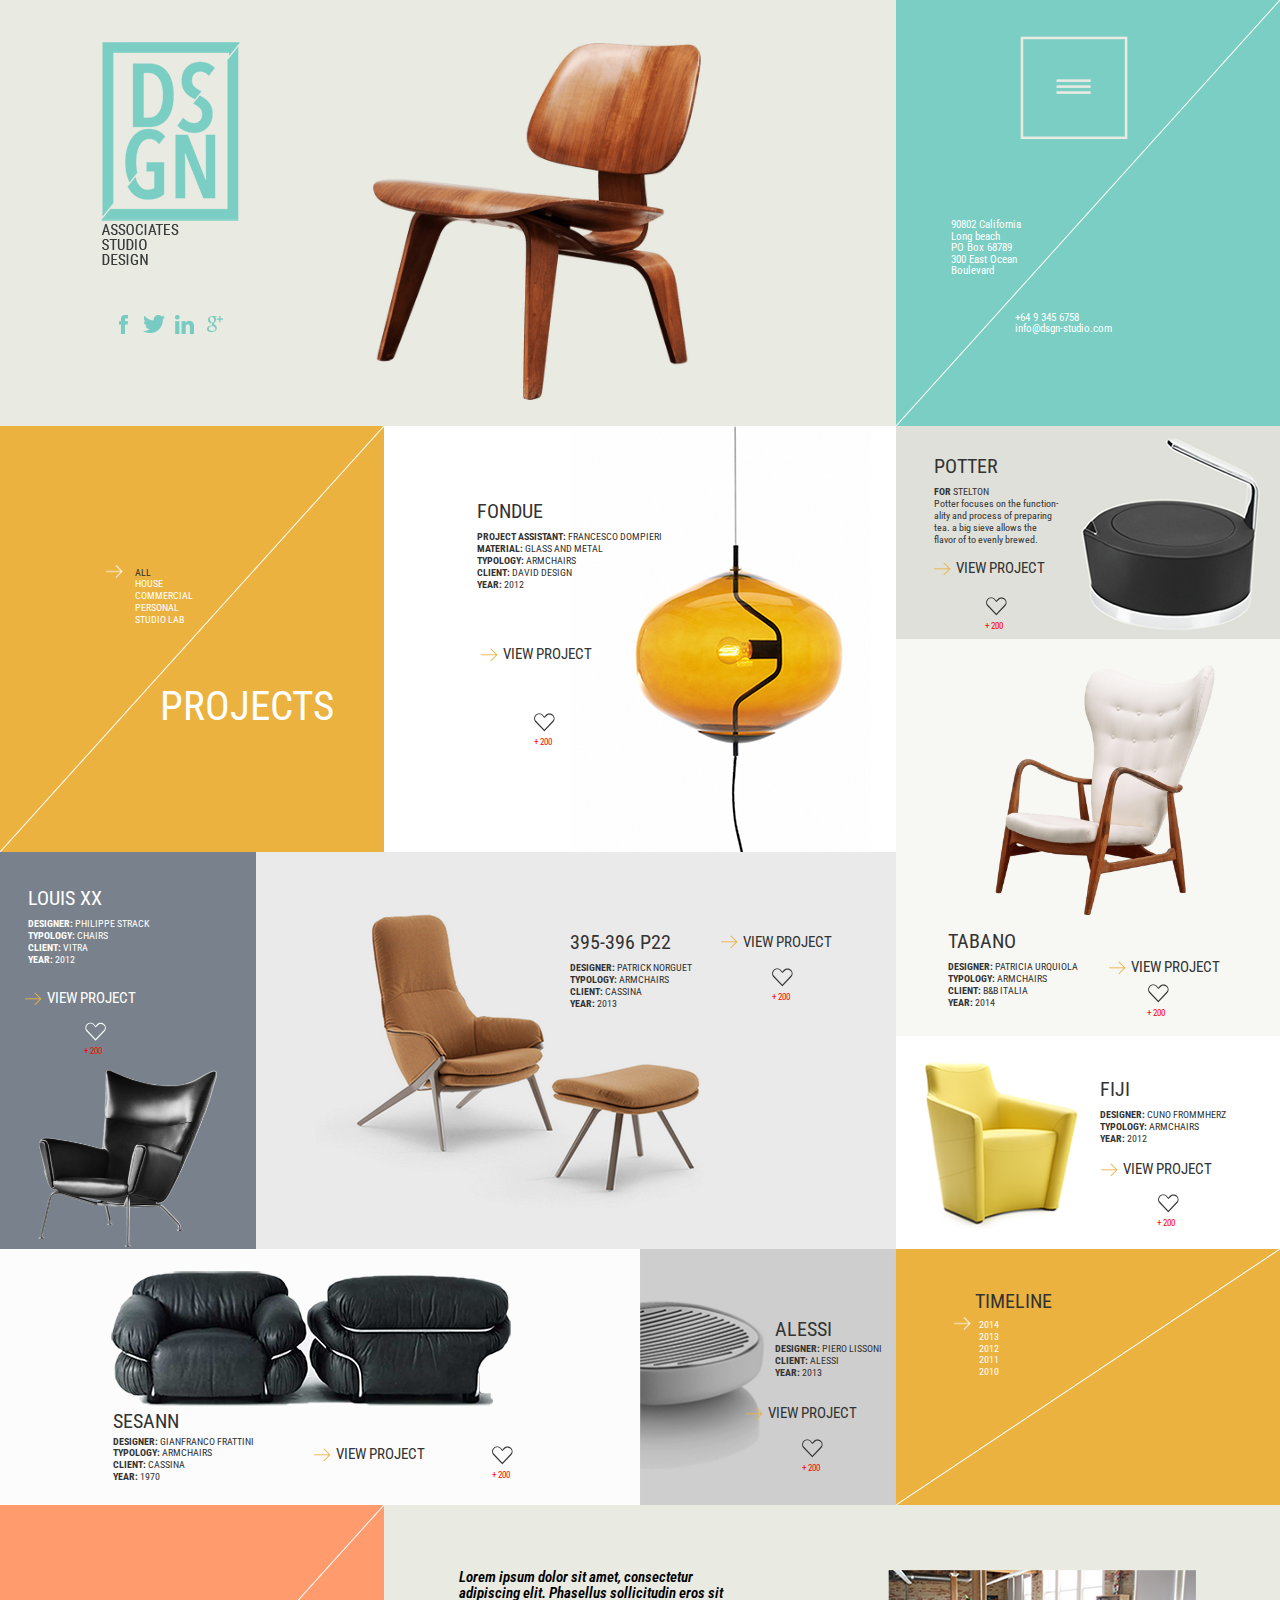
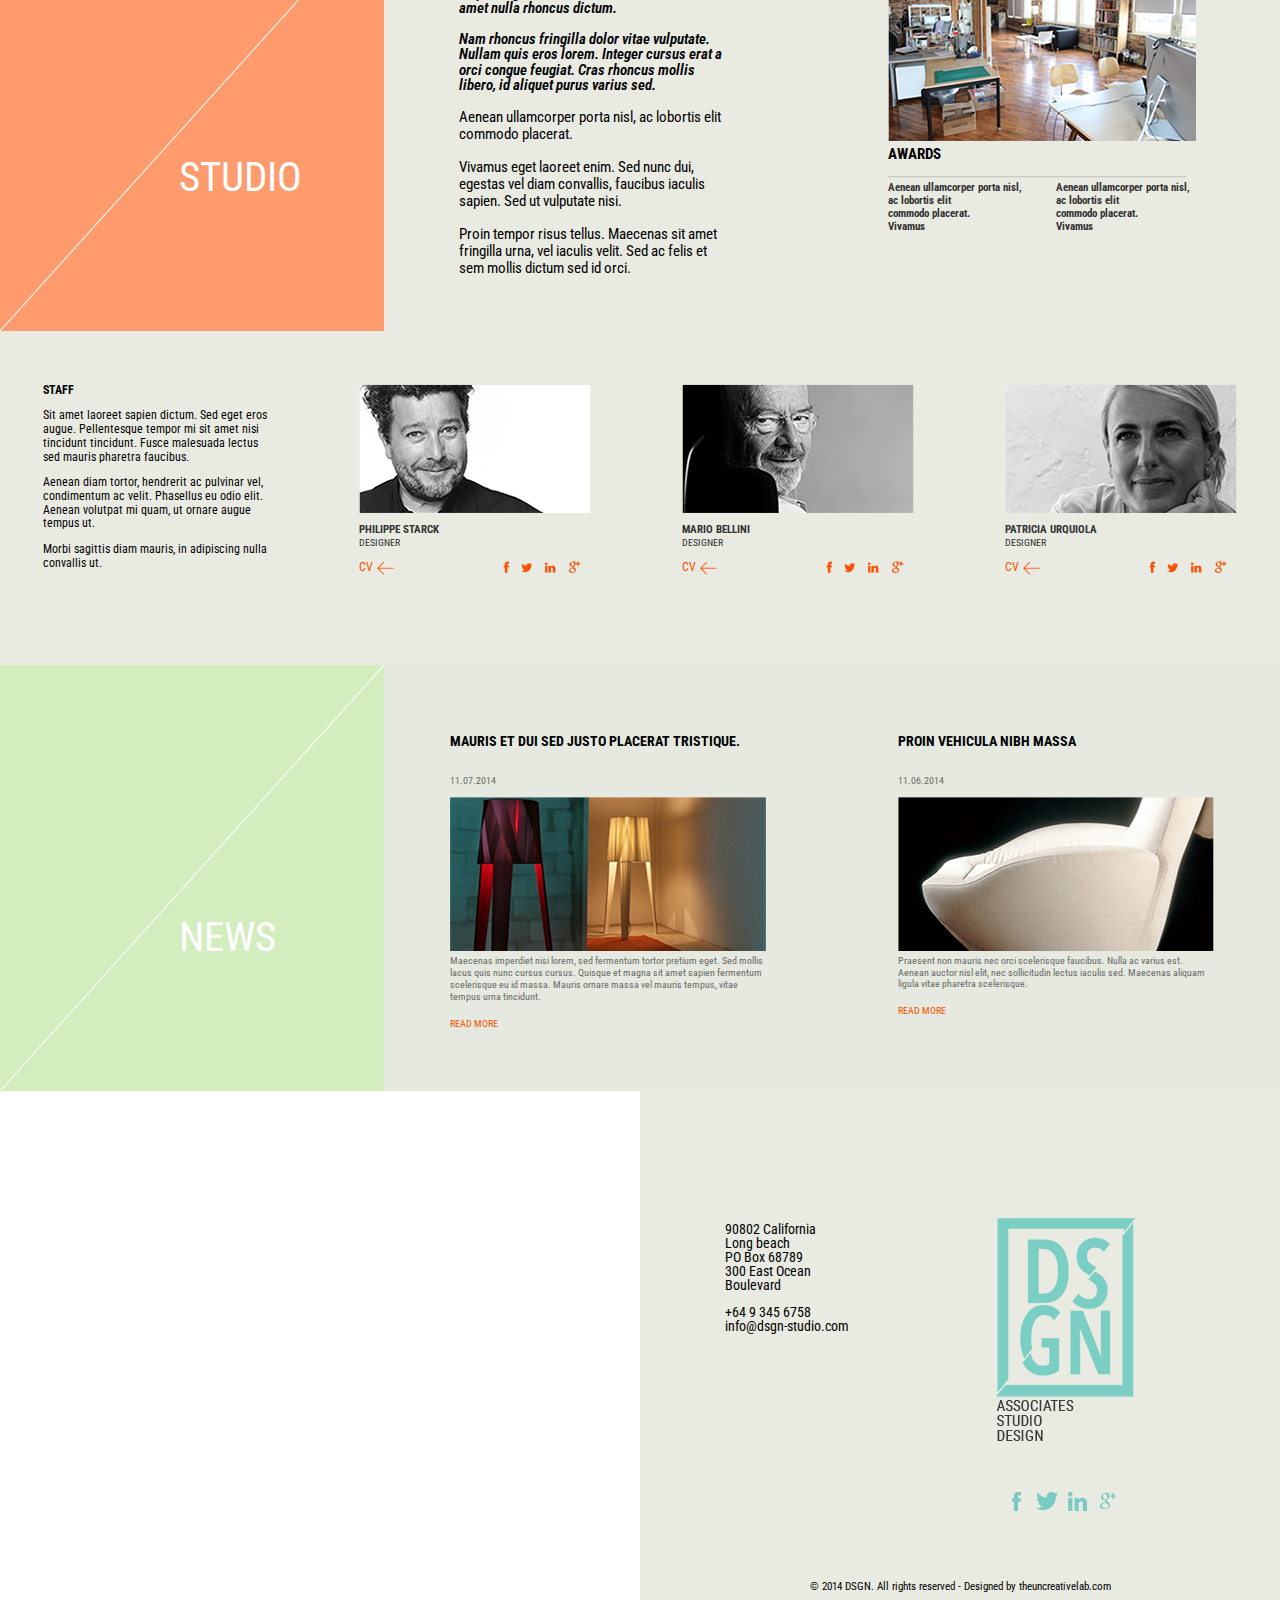
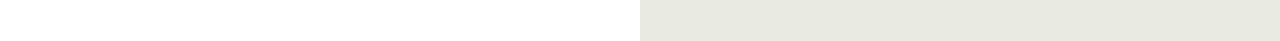
<file: index.html>
<!DOCTYPE html>
<html>
<head>
	<title>Robertas final-project</title>
	<meta charset="utf-8">
	<meta name="viewport" content="width=device-width, initial-scale=1.0">

	<link href="https://fonts.googleapis.com/css?family=Roboto+Condensed&display=swap" rel="stylesheet">
	<link rel="stylesheet" type="text/css" href="css/normalize.css">
	<link rel="stylesheet" type="text/css" href="css/style.css">
</head>
<body>
	<div class="wrapper">
		<div class="tittle-block">
			<img alt="company logo" class="logo" src="images/logo.png">
			<div class="social-media-logos">
				<a href="#" class="facebook-logo" >
					<img alt="facebook logo" src="images/facebook-logo.png">
				</a>
				<a href="#" class="twitter-logo">
					<img alt="twitter logo" src="images/twitter-logo.png">
				</a>
				<a href="#" class="linkedin-logo">
					<img alt="linkedin logo" src="images/linkedin-logo.png">
				</a>
				<a href="#" class="googeplus-logo">	
					<img alt="googeplus logo" src="images/googleplus-logo.png">
				</a>
			</div>
			<img alt="chair picture" id="main-page-picture" class="tittle-chairs" src="images/header-chair.png">
			<div class="burger-menu-button">
				<div class="line1"></div>
				<div class="line2"></div>
				<div class="line3"></div>
			</div>
			<ul id="burger-menu" class="burger-menu-items">
				<li>
					<a href="#projects" class="menu-item">Projects</a>
					<a href="#" class="burger-menu-close-btn">&times</a>
				</li>
				<li id="burger-item-timeline">
					<a href="#timeline" class="menu-item">Timeline</a>
				</li>
				<li>
					<a href="#studio" class="menu-item">Studio</a>
				</li>
				<li>
					<a href="#news" class="menu-item">News</a>
				</li>
				<li>
					<a href="#contact" class="menu-item">Contact</a>
				</li>
			</ul>
		</div>

	  	<div class="navigation-block">
	  		<a href="#" id="nav-menu">
				<img alt="menu logo" class="menu-logo" src="images/menu-button.png">
			</a>
			<ul class="navigation-menu-items">
				<li>
					<a href="#projects" class="menu-item">Projects</a>
					<a href="#" class="nav-menu-close-btn">&times</a>
				</li>
				<li>
					<a href="#timeline" class="menu-item">Timeline</a>
				</li>
				<li>
					<a href="#studio" class="menu-item">Studio</a>
				</li>
				<li id="menu-item-staff">
					<a href="#staff" class="menu-item">Staff</a>
				</li>
				<li>
					<a href="#news" class="menu-item">News</a>
				</li>
				<li>
					<a href="#contact" class="menu-item">Contact</a>
				</li>
			</ul>
			<div class="navigation-block-address-area">
				<p>90802 California</p>
				<p>Long beach</p>
				<p>PO Box 68789</p>
				<p>300 East Ocean</p>
				<p>Boulevard</p>
			</div>
			<div class="navigation-block-contact-area">
				<p>+64 9 345 6758</p>
				<p>info@dsgn-studio.com</p>
			</div>
			<div class="diagonal-line"></div>
	  	</div>

		<div id="projects" class="projects-block">
			<h3>projects</h3>
			<div class="project-menu-selections">
				<img alt="picture of small arrow" class="arrow-product-projects" src="images/menu-arrow.png">
				<a class="default-menu-location" href="#">
					<span class="uppercase-text">all</span>
				</a>
				<a href="#">
					<span class="uppercase-text">house</span>
				</a>
				<a href="#">
					<span class="uppercase-text">commercial</span>
				</a>
				<a href="#">
					<span class="uppercase-text">personal</span>
				</a>
				<a href="#">
					<span class="uppercase-text">studio lab</span>
				</a>
			</div>
			<div class="diagonal-line"></div>
		</div>

		<div class="product-area1">
			<img alt="picture of fondue" class="product-area1-picture" src="images/fondue.png">
			<div class="product-area1-text">
				<h3>fondue</h3>
				<p><span class="bold-uppercase-text">project assistant: </span><span class="uppercase-text">francesco dompieri</span> <br>
				<span class="bold-uppercase-text">material: </span><span class="uppercase-text">glass and metal</span> <br>
				<span class="bold-uppercase-text">typology: </span><span class="uppercase-text">armchairs</span> <br>
				<span class="bold-uppercase-text">client: </span><span class="uppercase-text">david design</span> <br>					
				<span class="bold-uppercase-text">year: </span><span class="uppercase-text">2012</span></p>
			</div>	
			<div class="view-project-block">
				<img alt="picture of small arrow" class="arrow-product-area1" src="images/arrow.png">
				<a class="view-project" href="#">view project</a>
			</div>
			<div class="heart-block">
				<img alt="picture of small heart" class="heart-product-area1" src="images/heart.png">
				<span class="heart-number">+ 200</span>
			</div>
		</div>

		<div class="nested-section">
			<div class="product-area2">
				<img alt="picture of potter" class="product-area2-picture" src="images/potter-cut.png">
				<div class="product-area2-text">
					<h3>potter</h3>
					<p><span class="bold-uppercase-text">for</span> <span class="uppercase-text">stelton</span> <br>
					Potter focuses on the function-<br>
					ality and process of preparing <br>
					tea. a big sieve allows the <br>
					flavor of to evenly brewed. </p>
					<div class="view-project-block">
						<img alt="picture of small arrow" class="arrow-product-area2" src="images/arrow.png">
						<a class="view-project" href="#">view project</a>
					</div>
					<div class="heart-block">
						<img alt="picture of small heart" class="heart-product-area2" src="images/heart.png">
						<span class="heart-number">+ 200</span>
					</div>
				</div>
			</div>

			<div class="product-area3">
				<img alt="picture of chair tabano" class="product-area3-picture" src="images/tabano.png">
				<div class="product-area3-text">
					<h3>tabano</h3>
					<p><span class="bold-uppercase-text">designer: </span><span class="uppercase-text">patricia urquiola</span> <br>
					<span class="bold-uppercase-text">typology: </span><span class="uppercase-text">armchairs</span> <br>
					<span class="bold-uppercase-text">client: </span><span class="uppercase-text">b&b italia</span> <br>
					<span class="bold-uppercase-text">year: </span><span class="uppercase-text">2014</span></p>
				</div>	
				<div class="view-project-block">
					<img alt="picture of small arrow" class="arrow-product-area3" src="images/arrow.png">
					<a class="view-project" href="#">view project</a>
				</div>
				<div class="heart-block">
					<img alt="picture of small heart" class="heart-product-area3" src="images/heart.png">
					<span class="heart-number">+ 200</span>
				</div>
			</div>

			<div class="product-area6">
				<img alt="picture of chair fiji" class="product-area6-picture" src="images/fiji.png">
				<div class="product-area6-text">
					<h3>fiji</h3>
					<p><span class="bold-uppercase-text">designer: </span><span class="uppercase-text">cuno frommherz</span> <br>
					<span class="bold-uppercase-text">typology: </span><span class="uppercase-text">armchairs</span> <br>
					<span class="bold-uppercase-text">year: </span><span class="uppercase-text">2012</span></p>
				</div>	
				<div class="view-project-block">
					<img alt="picture of small arrow" class="arrow-product-area6" src="images/arrow.png">
					<a class="view-project" href="#">view project</a>
				</div>
				<div class="heart-block">
					<img alt="picture of small heart" class="heart-product-area6" src="images/heart.png">
					<span class="heart-number">+ 200</span>
				</div>
			</div>	
		</div>

		<div class="product-area4">
			<img alt="picture of chair louis xx" class="product-area4-picture" src="images/louis.png">
			<div class="product-area4-text">
				<h3>louis xx</h3>
				<p><span class="bold-uppercase-text">designer: </span><span class="uppercase-text">philippe strack</span> <br>
				<span class="bold-uppercase-text">typology: </span><span class="uppercase-text">chairs</span> <br>
				<span class="bold-uppercase-text">client: </span><span class="uppercase-text">vitra</span> <br>
				<span class="bold-uppercase-text">year: </span><span class="uppercase-text">2012</span></p>
			</div>	
			<div class="view-project-block">
				<img alt="picture of small arrow" class="arrow-product-area4" src="images/arrow.png">
				<a class="view-project" href="#">view project</a>
			</div>
			<div class="heart-block">
				<img alt="picture of small heart" class="heart-product-area4" src="images/white-heart.png">
				<span class="heart-number">+ 200</span>
			</div>
		</div>

		<div class="product-area5">
			<img alt="picture of chair named 395-396-p22" class="product-area5-picture" src="images/395-396-p22.png">
			<div class="product-area5-text">
				<h3>395-396 p22</h3>
				<p><span class="bold-uppercase-text">designer: </span><span class="uppercase-text">patrick norguet</span> <br>
				<span class="bold-uppercase-text">typology: </span><span class="uppercase-text">armchairs</span> <br>
				<span class="bold-uppercase-text">client: </span><span class="uppercase-text">cassina</span> <br>
				<span class="bold-uppercase-text">year: </span><span class="uppercase-text">2013</span></p>
			</div>	
			<div class="view-project-block">
				<img alt="picture of small arrow" class="arrow-product-area5" src="images/arrow.png">
				<a class="view-project" href="#">view project</a>
			</div>
			<div class="heart-block">
				<img alt="picture of small heart" class="heart-product-area5" src="images/heart.png">
				<span class="heart-number">+ 200</span>
			</div>
		</div>

		<div class="product-area7">
			<img alt="picture of chair sesann" class="product-area7-picture" src="images/sesann.png">
			<div class="product-area7-text">
				<h3>sesann</h3>
				<p><span class="bold-uppercase-text">designer: </span><span class="uppercase-text">gianfranco frattini</span> <br>
				<span class="bold-uppercase-text">typology: </span><span class="uppercase-text">armchairs</span> <br>
				<span class="bold-uppercase-text">client: </span><span class="uppercase-text">cassina</span> <br>
				<span class="bold-uppercase-text">year: </span><span class="uppercase-text">1970</span></p>
			</div>	
			<div class="view-project-block">
				<img alt="picture of small arrow" class="arrow-product-area7" src="images/arrow.png">
				<a class="view-project" href="#">view project</a>
			</div>
			<div class="heart-block">
				<img alt="picture of small heart" class="heart-product-area7" src="images/heart.png">
				<span class="heart-number">+ 200</span>
			</div>
		</div>
		
		<div class="product-area8">
			<img alt="picture of chair sesann" class="product-area8-picture" src="images/alessi.png">
			<div class="product-area8-text">
				<h3>alessi</h3>
				<p><span class="bold-uppercase-text">designer: </span><span class="uppercase-text">piero lissoni</span> <br>
				<span class="bold-uppercase-text">client: </span><span class="uppercase-text">alessi</span> <br>
				<span class="bold-uppercase-text">year: </span><span class="uppercase-text">2013</span></p>
			</div>	
			<div class="view-project-block">
				<img alt="picture of small arrow" class="arrow-product-area8" src="images/arrow.png">
				<a class="view-project" href="#">view project</a>
			</div>
			<div class="heart-block">
				<img alt="picture of small heart" class="heart-product-area8" src="images/heart.png">
				<span class="heart-number">+ 200</span>
			</div>
		</div>
		
		<div id="timeline" class="timeline-block">
			<div class="timeline-menu-selections">
				<h3>timeline</h3>
				<img alt="picture of small arrow" class="arrow-product-timeline" src="images/menu-arrow.png">
				<a href="#"><span class="uppercase-text">2014</span></a>
				<a href="#"><span class="uppercase-text">2013</span></a>
				<a href="#"><span class="uppercase-text">2012</span></a>
				<a href="#"><span class="uppercase-text">2011</span></a>
				<a href="#"><span class="uppercase-text">2010</span></a>
			</div>
			<div class="diagonal-line"></div>
		</div>

		<div id="studio" class="studio-block">
			<h3>studio</h3>
			<div class="diagonal-line"></div>
		</div>

		<div class="office-space-block">
			<div class="office-space-container">
				<div class="description-text">
					<div class="description-text-part1">
						<p>Lorem ipsum dolor sit amet, consectetur adipiscing elit. Phasellus sollicitudin eros sit amet nulla rhoncus dictum. </p>
						<p>Nam rhoncus fringilla dolor vitae vulputate. Nullam quis eros lorem. Integer cursus erat a orci congue feugiat. Cras rhoncus mollis libero, id aliquet purus varius sed.</p>
					</div>	
					<div class="description-text-part2">
						<p>Aenean ullamcorper porta nisl, ac lobortis elit commodo placerat. </p>
						<p>Vivamus eget laoreet enim. Sed nunc dui, egestas vel diam convallis, faucibus iaculis sapien. Sed ut vulputate nisi.</p>
						<p>Proin tempor risus tellus. Maecenas sit amet fringilla urna, vel iaculis velit. Sed ac felis et sem mollis dictum sed id orci.</p>
					</div>
				</div>
				<div class="awards-block">
					<img alt="picture of our office space" class="workspace-picture" src="images/workspace.png">
					<div class="awards-section">
						<p>AWARDS</p>
						<img alt="picture of the horizontal line" class="line-pic" src="images/line.png">
						<div class="awards-container">
							<div class="awards-list">
								<p>Aenean ullamcorper porta nisl, <br>ac lobortis elit <br>commodo placerat. <br>Vivamus </p>
							</div>
							<div class="awards-list">
								<p>Aenean ullamcorper porta nisl, <br>ac lobortis elit <br>commodo placerat. <br>Vivamus </p>
							</div>
						</div>
					</div>
				</div>
			</div>
		</div>

		<div id="staff" class="staff-block">
			<div class="staff-profiles-container">
				<div class="staff-description-block">
					<p class="block-name"><span class="bold-uppercase-text">staff </span></p>
					<p>Sit amet laoreet sapien dictum. Sed eget eros augue. Pellentesque tempor mi sit amet nisi tincidunt tincidunt. Fusce malesuada lectus sed mauris pharetra faucibus.</p>
					<p>Aenean diam tortor, hendrerit ac pulvinar vel, condimentum ac velit. Phasellus eu odio elit. Aenean volutpat mi quam, ut ornare augue tempus ut. </p>					
					<p>Morbi sagittis diam mauris, in adipiscing nulla convallis ut.</p>
				</div>
				<div class="profile-block">
					<img alt="picture of designer Philippe Starck" class="staff-picture" src="images/profile-pic1.png">
					<h3 class="bold-uppercase-text">Philippe Starck </h3>
					<p class="uppercase-text">designer</p>
					<div class="staff-social-links">
						<div class="cv-block">
							<a class="cv-link" href="#">CV</a>
							<img alt="arrow" class="cv-arrow" src="images/orange-arrow.png">
						</div>
						<div class="social-media-block">
							<a href="#" class="social-media-logo"><img alt="facebook logo" src="images/orange-facebook.png"></a>
							<a href="#" class="social-media-logo"><img alt="twitter logo" src="images/orange-twitter.png"></a>
							<a href="#" class="social-media-logo"><img alt="linkedIn logo" src="images/orange-linkedin.png"></a>
							<a href="#" class="social-media-logo"><img alt="googlePlus logo" src="images/orange-gplus.png"></a>
						</div>
					</div>
				</div>
				<div class="profile-block">
					<img alt="picture of designer Mario Bellini" class="staff-picture" src="images/profile-pic2.png">
					<h3 class="bold-uppercase-text">Mario Bellini </h3>
					<p class="uppercase-text">designer</p>
					<div class="staff-social-links">
						<div class="cv-block">
							<a class="cv-link" href="#">CV</a>
							<img alt="arrow" class="cv-arrow" src="images/orange-arrow.png">
						</div>
						<div class="social-media-block">
							<a href="#" class="social-media-logo"><img alt="facebook logo" src="images/orange-facebook.png"></a>
							<a href="#" class="social-media-logo"><img alt="twitter logo" src="images/orange-twitter.png"></a>
							<a href="#" class="social-media-logo"><img alt="linkedIn logo" src="images/orange-linkedin.png"></a>
							<a href="#" class="social-media-logo"><img alt="googlePlus logo" src="images/orange-gplus.png"></a>
						</div>
					</div>
				</div>
				<div class="profile-block">
					<img alt="picture of designer Patricia Urquiola" class="staff-picture" src="images/profile-pic3.png">
					<h3 class="bold-uppercase-text">Patricia Urquiola</h3>
					<p class="uppercase-text">designer</p>
					<div class="staff-social-links">
						<div class="cv-block">
							<a class="cv-link" href="#">CV</a>
							<img alt="arrow" class="cv-arrow" src="images/orange-arrow.png">
						</div>
						<div class="social-media-block">
							<a href="#" class="social-media-logo"><img alt="facebook logo" src="images/orange-facebook.png"></a>
							<a href="#" class="social-media-logo"><img alt="twitter logo" src="images/orange-twitter.png"></a>
							<a href="#" class="social-media-logo"><img alt="linkedIn logo" src="images/orange-linkedin.png"></a>
							<a href="#" class="social-media-logo"><img alt="googlePlus logo" src="images/orange-gplus.png"></a>
						</div>
					</div>
				</div>	
			</div>
		</div>

		<div id="news" class="news-block">
			<h3>news</h3>
			<div class="diagonal-line"></div>
		</div>

		<div class="news-articles-block">
			<div class="news-articles-container">
				<div class="article-area">
					<h2 class="article-name">Mauris et dui sed justo placerat tristique.</h2>
					<p class="article-date">11.07.2014</p>
					<a href="#"><img alt="article picture" class="article-picture" src="images/mauris.png"></a>
					<p class="article-description">Maecenas imperdiet nisi lorem, sed fermentum tortor pretium eget. Sed mollis lacus quis nunc cursus cursus. Quisque et magna sit amet sapien fermentum scelerisque eu id massa. Mauris ornare massa vel mauris tempus, vitae tempus urna tincidunt. </p>
					<a class="article-link" href="#">READ MORE</a>
				</div>
				<div id = "second-article-area" class="article-area">
					<h2 class="article-name">Proin vehicula nibh massa</h2>
					<p class="article-date">11.06.2014</p>
					<a href="#"><img alt="article picture" class="article-picture" src="images/massa.png"></a>
					<p class="article-description">Praesent non mauris nec orci scelerisque faucibus. Nulla ac varius est. Aenean auctor nisl elit, nec sollicitudin lectus iaculis sed. Maecenas aliquam ligula vitae pharetra scelerisque. </p>
					<a class="article-link" href="#">READ MORE</a>
				</div>
			</div>
		</div>

		<div class="map-block">
			<iframe src="https://www.google.com/maps/embed?pb=!1m18!1m12!1m3!1d469552.6545445807!2d-118.27144560889779!3d33.798455085746895!2m3!1f0!2f0!3f0!3m2!1i1024!2i768!4f13.1!3m3!1m2!1s0x80dd30d67f8f3933%3A0xcdce951dc7f51860!2sLong+By%C4%8Das%2C+Kalifornija+90802%2C+Jungtin%C4%97s+Valstijos!5e0!3m2!1slt!2slt!4v1563745906463!5m2!1slt!2slt" width="100%" height="100%" frameborder="0" style="border:0" allowfullscreen></iframe>
		</div>
		
		<div id="contact" class="footer-block">
			<img alt="company logo" class="logo" src="images/logo.png">
			<div class="social-media-logos">
				<a href="#" class="facebook-logo">
					<img alt="facebook logo" src="images/facebook-logo.png">
				</a>
				<a href="#" class="twitter-logo">
					<img alt="twitter logo" src="images/twitter-logo.png">
				</a>
				<a href="#" class="linkedin-logo">
					<img alt="linkedin logo" src="images/linkedin-logo.png">
				</a>
				<a href="#" class="googeplus-logo">	
					<img alt="googeplus logo" src="images/googleplus-logo.png">
				</a>
			</div>
			<div class="navigation-block-address-area">
				<p>90802 California</p>
				<p>Long beach</p>
				<p>PO Box 68789</p>
				<p>300 East Ocean</p>
				<p>Boulevard</p>
			</div>
			<div class="navigation-block-contact-area">
				<p>+64 9 345 6758</p>
				<p>info@dsgn-studio.com</p>
			</div>
			<div class="copyright-container">
				<p>&copy 2014  DSGN. All rights reserved - Designed by theuncreativelab.com</p>
			</div>
		</div>
	</div>

	<script type="text/javascript" src="scripts/script.js"></script>
</body>
</html>
</file>
<file: css/style.css>
.bold-uppercase-text {
  font-weight: bold;
  text-transform: uppercase; }

.uppercase-text {
  text-transform: uppercase; }

a {
  text-decoration: none; }

img {
  max-width: 100%; }

body {
  margin: 0;
  padding: 0;
  font-family: 'Roboto Condensed', sans-serif; }
  body .wrapper {
    display: -ms-grid;
    display: grid;
    -ms-grid-columns: (1fr)[10];
    grid-template-columns: repeat(10, 1fr); }
    body .wrapper .tittle-block {
      overflow: hidden;
      height: 426px;
      background-color: #e9eae2;
      position: relative; }
      body .wrapper .tittle-block .logo {
        position: absolute;
        top: 9.859%;
        left: 11.308%; }
      body .wrapper .tittle-block .social-media-logos {
        position: absolute;
        display: -webkit-box;
        display: -ms-flexbox;
        display: flex;
        -webkit-box-align: center;
        -ms-flex-align: center;
        align-items: center;
        left: 13.233%;
        bottom: 20.657%; }
        body .wrapper .tittle-block .social-media-logos .facebook-logo {
          margin-right: 15px; }
        body .wrapper .tittle-block .social-media-logos .twitter-logo {
          margin-right: 10px; }
        body .wrapper .tittle-block .social-media-logos .linkedin-logo {
          margin-right: 13px; }
      body .wrapper .tittle-block .tittle-chairs {
        max-height: 357px;
        position: absolute;
        top: 10%;
        -webkit-transition: all 0.5s;
        -o-transition: all 0.5s;
        transition: all 0.5s;
        -webkit-transform: scale(1);
        -ms-transform: scale(1);
        transform: scale(1); }
        body .wrapper .tittle-block .tittle-chairs:hover {
          -webkit-transform: scale(1.2);
          -ms-transform: scale(1.2);
          transform: scale(1.2); }
      body .wrapper .tittle-block .burger-menu-button {
        cursor: pointer;
        position: absolute;
        top: 3%;
        right: 0%; }
        body .wrapper .tittle-block .burger-menu-button div {
          width: 50px;
          height: 6px;
          background-color: #7acec3;
          margin: 8px; }
      body .wrapper .tittle-block .burger-menu-items {
        margin: 0;
        padding: 0;
        display: -webkit-box;
        display: -ms-flexbox;
        display: flex;
        -webkit-box-orient: vertical;
        -webkit-box-direction: normal;
        -ms-flex-direction: column;
        flex-direction: column;
        -ms-flex-pack: distribute;
        justify-content: space-around;
        -webkit-box-align: center;
        -ms-flex-align: center;
        align-items: center;
        width: 100%;
        height: 100%;
        position: absolute;
        -webkit-transform: translateX(100%);
        -ms-transform: translateX(100%);
        transform: translateX(100%);
        background-color: #7acec3; }
        body .wrapper .tittle-block .burger-menu-items.active {
          position: absolute;
          right: 0;
          -webkit-transform: translateX(0%);
          -ms-transform: translateX(0%);
          transform: translateX(0%);
          width: 40%;
          z-index: 5; }
        body .wrapper .tittle-block .burger-menu-items li {
          list-style: none; }
          body .wrapper .tittle-block .burger-menu-items li a {
            text-decoration: none;
            font-weight: bold;
            font-size: 1.5rem;
            letter-spacing: 2px;
            color: #fff; }
          body .wrapper .tittle-block .burger-menu-items li .menu-item {
            position: relative;
            display: block; }
            body .wrapper .tittle-block .burger-menu-items li .menu-item:after {
              content: "";
              position: absolute;
              height: 2px;
              width: calc(100% + 10px);
              top: 100%;
              -webkit-transition: all 0.3s ease-out;
              -o-transition: all 0.3s ease-out;
              transition: all 0.3s ease-out;
              background: #fff;
              left: 50%;
              -webkit-transform: translateX(-50%) scaleX(0);
              -ms-transform: translateX(-50%) scaleX(0);
              transform: translateX(-50%) scaleX(0); }
            body .wrapper .tittle-block .burger-menu-items li .menu-item:hover:after {
              -webkit-transform: translateX(-50%) scaleX(1);
              -ms-transform: translateX(-50%) scaleX(1);
              transform: translateX(-50%) scaleX(1); }
          body .wrapper .tittle-block .burger-menu-items li .burger-menu-close-btn {
            position: absolute;
            font-size: 2.5rem;
            right: 8%;
            top: 0%; }
            body .wrapper .tittle-block .burger-menu-items li .burger-menu-close-btn:hover {
              color: #FF0000; }
    body .wrapper .navigation-block {
      overflow: hidden;
      height: 426px;
      background-color: #7acec3;
      position: relative; }
      body .wrapper .navigation-block .menu-logo {
        position: absolute;
        left: 32.279%;
        top: 8.559%;
        z-index: 2; }
      body .wrapper .navigation-block .navigation-menu-items {
        margin: 0;
        padding: 0;
        display: -webkit-box;
        display: -ms-flexbox;
        display: flex;
        -webkit-box-orient: vertical;
        -webkit-box-direction: normal;
        -ms-flex-direction: column;
        flex-direction: column;
        -ms-flex-pack: distribute;
        justify-content: space-around;
        -webkit-box-align: center;
        -ms-flex-align: center;
        align-items: center;
        width: 100%;
        height: 100%;
        position: absolute;
        -webkit-transform: translateX(100%);
        -ms-transform: translateX(100%);
        transform: translateX(100%);
        background-color: #7acec3; }
        body .wrapper .navigation-block .navigation-menu-items.active {
          -webkit-transform: translateX(0%);
          -ms-transform: translateX(0%);
          transform: translateX(0%);
          z-index: 5; }
        body .wrapper .navigation-block .navigation-menu-items li {
          list-style: none; }
          body .wrapper .navigation-block .navigation-menu-items li a {
            text-decoration: none;
            font-weight: bold;
            font-size: 1.5rem;
            letter-spacing: 2px;
            color: #fff; }
          body .wrapper .navigation-block .navigation-menu-items li .menu-item {
            position: relative;
            display: block; }
            body .wrapper .navigation-block .navigation-menu-items li .menu-item:after {
              content: "";
              position: absolute;
              height: 2px;
              width: calc(100% + 10px);
              top: 100%;
              -webkit-transition: all 0.3s ease-out;
              -o-transition: all 0.3s ease-out;
              transition: all 0.3s ease-out;
              background: #fff;
              left: 50%;
              -webkit-transform: translateX(-50%) scaleX(0);
              -ms-transform: translateX(-50%) scaleX(0);
              transform: translateX(-50%) scaleX(0); }
            body .wrapper .navigation-block .navigation-menu-items li .menu-item:hover:after {
              -webkit-transform: translateX(-50%) scaleX(1);
              -ms-transform: translateX(-50%) scaleX(1);
              transform: translateX(-50%) scaleX(1); }
          body .wrapper .navigation-block .navigation-menu-items li .nav-menu-close-btn {
            position: absolute;
            font-size: 2.5rem;
            right: 8%;
            top: 0%; }
            body .wrapper .navigation-block .navigation-menu-items li .nav-menu-close-btn:hover {
              color: #FF0000; }
      body .wrapper .navigation-block .navigation-block-address-area {
        position: absolute;
        bottom: 34.272%;
        z-index: 2; }
        body .wrapper .navigation-block .navigation-block-address-area p {
          color: #fff;
          font-size: 0.693rem;
          line-height: 0.5975;
          margin: 5px;
          font-weight: normal; }
      body .wrapper .navigation-block .navigation-block-contact-area {
        position: absolute;
        bottom: 20.657%;
        left: 29.723%;
        z-index: 2; }
        body .wrapper .navigation-block .navigation-block-contact-area p {
          color: #fff;
          font-size: 0.693rem;
          line-height: 0.5975;
          margin: 5px;
          font-weight: normal; }
      body .wrapper .navigation-block .diagonal-line {
        height: 100%;
        width: 100%;
        background: -webkit-linear-gradient(bottom right, #7acec3 calc(50% - 1px), #fff, #7acec3 calc(50% + 1px));
        background: -o-linear-gradient(bottom right, #7acec3 calc(50% - 1px), #fff, #7acec3 calc(50% + 1px));
        background: linear-gradient(to top left, #7acec3 calc(50% - 1px), #fff, #7acec3 calc(50% + 1px)); }
    body .wrapper .projects-block {
      position: relative;
      overflow: hidden;
      height: 426px;
      background-color: #ebb240; }
      body .wrapper .projects-block h3 {
        margin: 0;
        text-transform: uppercase;
        font-weight: normal;
        font-size: 1.28rem;
        line-height: 1;
        color: #333;
        position: absolute;
        font-size: 2.56rem;
        color: #fff;
        left: 41.551%;
        top: 61.033%; }
      body .wrapper .projects-block .diagonal-line {
        height: 100%;
        width: 100%;
        background: -webkit-linear-gradient(bottom right, #ebb240 calc(50% - 1px), #fff, #ebb240 calc(50% + 1px));
        background: -o-linear-gradient(bottom right, #ebb240 calc(50% - 1px), #fff, #ebb240 calc(50% + 1px));
        background: linear-gradient(to top left, #ebb240 calc(50% - 1px), #fff, #ebb240 calc(50% + 1px)); }
      body .wrapper .projects-block .arrow-product-projects {
        position: absolute;
        -webkit-transform: translateY(-20%);
        -ms-transform: translateY(-20%);
        transform: translateY(-20%);
        right: calc(100% + 12px); }
      body .wrapper .projects-block .project-menu-selections {
        position: absolute;
        left: 35.264%;
        bottom: 53.193%;
        display: -webkit-box;
        display: -ms-flexbox;
        display: flex;
        -webkit-box-orient: vertical;
        -webkit-box-direction: normal;
        -ms-flex-direction: column;
        flex-direction: column; }
        body .wrapper .projects-block .project-menu-selections a {
          font-weight: normal;
          color: #333;
          font-size: 0.64rem;
          color: #fff; }
          body .wrapper .projects-block .project-menu-selections a:hover {
            -webkit-transform: scale(1.4);
            -ms-transform: scale(1.4);
            transform: scale(1.4);
            color: #333; }
        body .wrapper .projects-block .project-menu-selections .default-menu-location {
          color: #333; }
    body .wrapper .product-area1 {
      position: relative;
      overflow: hidden;
      height: 426px;
      background-color: #fff; }
      body .wrapper .product-area1 .product-area1-picture {
        -webkit-transition: all 0.5s;
        -o-transition: all 0.5s;
        transition: all 0.5s;
        -webkit-transform: scale(1);
        -ms-transform: scale(1);
        transform: scale(1); }
        body .wrapper .product-area1 .product-area1-picture:hover {
          -webkit-transform: scale(1.2);
          -ms-transform: scale(1.2);
          transform: scale(1.2); }
      body .wrapper .product-area1 .product-area1-text {
        position: absolute;
        left: 18.107%;
        top: 17.606%; }
        body .wrapper .product-area1 .product-area1-text h3 {
          margin: 0;
          text-transform: uppercase;
          font-weight: normal;
          font-size: 1.28rem;
          line-height: 1;
          color: #333; }
        body .wrapper .product-area1 .product-area1-text p {
          margin-top: 10px;
          font-weight: normal;
          color: #333;
          font-size: 0.64rem; }
      body .wrapper .product-area1 .view-project-block {
        display: -webkit-box;
        display: -ms-flexbox;
        display: flex;
        -webkit-box-align: center;
        -ms-flex-align: center;
        align-items: center;
        position: absolute;
        left: 18.93%;
        top: 51.643%; }
        body .wrapper .product-area1 .view-project-block .view-project {
          margin: 0;
          text-transform: uppercase;
          font-size: 0.96rem;
          color: #333;
          font-weight: normal;
          text-decoration: none;
          margin-left: 5px; }
      body .wrapper .product-area1 .heart-block {
        display: -webkit-box;
        display: -ms-flexbox;
        display: flex;
        -webkit-box-pack: center;
        -ms-flex-pack: center;
        justify-content: center;
        -webkit-box-align: center;
        -ms-flex-align: center;
        align-items: center;
        -webkit-box-orient: vertical;
        -webkit-box-direction: normal;
        -ms-flex-direction: column;
        flex-direction: column;
        position: absolute;
        left: 29.218%;
        top: 67.465%; }
        body .wrapper .product-area1 .heart-block .heart-number {
          margin: 0;
          color: #ff0000;
          font-weight: normal;
          font-size: 0.586875rem;
          margin-top: 5px;
          padding-right: 4px; }
    body .wrapper .nested-section {
      overflow: hidden;
      display: -ms-grid;
      display: grid;
      -ms-grid-columns: 1fr;
      grid-template-columns: 1fr;
      -ms-grid-rows: (1fr)[3];
      grid-template-rows: repeat(3, 1fr); }
      body .wrapper .nested-section .product-area2 {
        overflow: hidden;
        background-color: #dfe0d9;
        position: relative;
        height: 213px; }
        body .wrapper .nested-section .product-area2 .product-area2-picture {
          position: absolute;
          top: 5.164%;
          left: 48.021%;
          -webkit-transition: all 0.5s;
          -o-transition: all 0.5s;
          transition: all 0.5s;
          -webkit-transform: scale(1);
          -ms-transform: scale(1);
          transform: scale(1); }
          body .wrapper .nested-section .product-area2 .product-area2-picture:hover {
            -webkit-transform: scale(1.1);
            -ms-transform: scale(1.1);
            transform: scale(1.1); }
        body .wrapper .nested-section .product-area2 .product-area2-text {
          position: absolute;
          left: 10.026%;
          top: 14.085%; }
          body .wrapper .nested-section .product-area2 .product-area2-text h3 {
            margin: 0;
            text-transform: uppercase;
            font-weight: normal;
            font-size: 1.28rem;
            line-height: 1;
            color: #333; }
          body .wrapper .nested-section .product-area2 .product-area2-text p {
            font-weight: normal;
            color: #333;
            font-size: 0.64rem;
            margin-top: 10px; }
          body .wrapper .nested-section .product-area2 .product-area2-text .view-project-block {
            display: -webkit-box;
            display: -ms-flexbox;
            display: flex;
            -webkit-box-align: center;
            -ms-flex-align: center;
            align-items: center;
            margin-top: 15px; }
            body .wrapper .nested-section .product-area2 .product-area2-text .view-project-block .view-project {
              margin: 0;
              text-transform: uppercase;
              font-size: 0.96rem;
              color: #333;
              font-weight: normal;
              text-decoration: none;
              margin-left: 5px; }
          body .wrapper .nested-section .product-area2 .product-area2-text .heart-block {
            margin-top: 19px;
            display: -webkit-box;
            display: -ms-flexbox;
            display: flex;
            -webkit-box-pack: center;
            -ms-flex-pack: center;
            justify-content: center;
            -webkit-box-align: center;
            -ms-flex-align: center;
            align-items: center;
            -webkit-box-orient: vertical;
            -webkit-box-direction: normal;
            -ms-flex-direction: column;
            flex-direction: column; }
            body .wrapper .nested-section .product-area2 .product-area2-text .heart-block .heart-number {
              margin: 0;
              color: #ff0000;
              font-weight: normal;
              font-size: 0.586875rem;
              margin-top: 5px;
              padding-right: 4px; }
      body .wrapper .nested-section .product-area3 {
        overflow: hidden;
        position: relative;
        background-color: #f7f7f3;
        height: 397px; }
        body .wrapper .nested-section .product-area3 .product-area3-picture {
          position: absolute;
          max-height: 250px;
          top: 6.549%;
          left: 21.899%;
          -webkit-transition: all 0.5s;
          -o-transition: all 0.5s;
          transition: all 0.5s;
          -webkit-transform: scale(1);
          -ms-transform: scale(1);
          transform: scale(1); }
          body .wrapper .nested-section .product-area3 .product-area3-picture:hover {
            -webkit-transform: scale(1.2);
            -ms-transform: scale(1.2);
            transform: scale(1.2); }
        body .wrapper .nested-section .product-area3 .product-area3-text {
          position: absolute;
          left: 13.456%;
          top: 73.552%; }
          body .wrapper .nested-section .product-area3 .product-area3-text h3 {
            margin: 0;
            text-transform: uppercase;
            font-weight: normal;
            font-size: 1.28rem;
            line-height: 1;
            color: #333; }
          body .wrapper .nested-section .product-area3 .product-area3-text p {
            margin-top: 10px;
            font-weight: normal;
            color: #333;
            font-size: 0.64rem; }
        body .wrapper .nested-section .product-area3 .view-project-block {
          display: -webkit-box;
          display: -ms-flexbox;
          display: flex;
          -webkit-box-align: center;
          -ms-flex-align: center;
          align-items: center;
          position: absolute;
          left: 55.451%;
          top: 80.605%; }
          body .wrapper .nested-section .product-area3 .view-project-block .view-project {
            margin: 0;
            text-transform: uppercase;
            font-size: 0.96rem;
            color: #333;
            font-weight: normal;
            text-decoration: none;
            margin-left: 5px; }
        body .wrapper .nested-section .product-area3 .heart-block {
          display: -webkit-box;
          display: -ms-flexbox;
          display: flex;
          -webkit-box-pack: center;
          -ms-flex-pack: center;
          justify-content: center;
          -webkit-box-align: center;
          -ms-flex-align: center;
          align-items: center;
          -webkit-box-orient: vertical;
          -webkit-box-direction: normal;
          -ms-flex-direction: column;
          flex-direction: column;
          position: absolute;
          left: 65.491%;
          top: 86.902%; }
          body .wrapper .nested-section .product-area3 .heart-block .heart-number {
            margin: 0;
            color: #ff0000;
            font-weight: normal;
            font-size: 0.586875rem;
            margin-top: 5px;
            padding-right: 4px; }
      body .wrapper .nested-section .product-area6 {
        overflow: hidden;
        position: relative;
        background-color: #fff;
        height: 213px; }
        body .wrapper .nested-section .product-area6 .product-area6-picture {
          -webkit-transition: all 0.5s;
          -o-transition: all 0.5s;
          transition: all 0.5s;
          -webkit-transform: scale(1);
          -ms-transform: scale(1);
          transform: scale(1); }
          body .wrapper .nested-section .product-area6 .product-area6-picture:hover {
            -webkit-transform: scale(1.15);
            -ms-transform: scale(1.15);
            transform: scale(1.15); }
        body .wrapper .nested-section .product-area6 .product-area6-text {
          position: absolute;
          left: 53.149%;
          top: 20.188%; }
          body .wrapper .nested-section .product-area6 .product-area6-text h3 {
            margin: 0;
            text-transform: uppercase;
            font-weight: normal;
            font-size: 1.28rem;
            line-height: 1;
            color: #333; }
          body .wrapper .nested-section .product-area6 .product-area6-text p {
            margin-top: 10px;
            font-weight: normal;
            color: #333;
            font-size: 0.64rem; }
        body .wrapper .nested-section .product-area6 .view-project-block {
          display: -webkit-box;
          display: -ms-flexbox;
          display: flex;
          -webkit-box-align: center;
          -ms-flex-align: center;
          align-items: center;
          position: absolute;
          left: 53.401%;
          top: 58.658%; }
          body .wrapper .nested-section .product-area6 .view-project-block .view-project {
            margin: 0;
            text-transform: uppercase;
            font-size: 0.96rem;
            color: #333;
            font-weight: normal;
            text-decoration: none;
            margin-left: 5px; }
        body .wrapper .nested-section .product-area6 .heart-block {
          display: -webkit-box;
          display: -ms-flexbox;
          display: flex;
          -webkit-box-pack: center;
          -ms-flex-pack: center;
          justify-content: center;
          -webkit-box-align: center;
          -ms-flex-align: center;
          align-items: center;
          -webkit-box-orient: vertical;
          -webkit-box-direction: normal;
          -ms-flex-direction: column;
          flex-direction: column;
          position: absolute;
          left: 68.01%;
          top: 74.178%; }
          body .wrapper .nested-section .product-area6 .heart-block .heart-number {
            margin: 0;
            color: #ff0000;
            font-weight: normal;
            font-size: 0.586875rem;
            margin-top: 5px;
            padding-right: 4px; }
    body .wrapper .product-area4 {
      position: relative;
      overflow: hidden;
      height: 397px;
      background-color: #79828c; }
      body .wrapper .product-area4 .product-area4-picture {
        position: absolute;
        top: 44.081%;
        max-height: 258px;
        -webkit-transition: all 0.5s;
        -o-transition: all 0.5s;
        transition: all 0.5s;
        -webkit-transform: scale(1);
        -ms-transform: scale(1);
        transform: scale(1); }
        body .wrapper .product-area4 .product-area4-picture:hover {
          -webkit-transform: scale(1.1);
          -ms-transform: scale(1.1);
          transform: scale(1.1); }
      body .wrapper .product-area4 .product-area4-text {
        position: absolute;
        left: 10.98%;
        top: 9.068%; }
        body .wrapper .product-area4 .product-area4-text h3 {
          margin: 0;
          text-transform: uppercase;
          font-weight: normal;
          font-size: 1.28rem;
          line-height: 1;
          color: #333;
          color: #fff; }
        body .wrapper .product-area4 .product-area4-text p {
          margin-top: 10px;
          font-weight: normal;
          color: #333;
          font-size: 0.64rem;
          color: #fff; }
      body .wrapper .product-area4 .view-project-block {
        display: -webkit-box;
        display: -ms-flexbox;
        display: flex;
        -webkit-box-align: center;
        -ms-flex-align: center;
        align-items: center;
        position: absolute;
        left: 9.804%;
        top: 34.761%; }
        body .wrapper .product-area4 .view-project-block .view-project {
          margin: 0;
          text-transform: uppercase;
          font-size: 0.96rem;
          color: #333;
          font-weight: normal;
          text-decoration: none;
          margin-left: 5px;
          color: #fff; }
      body .wrapper .product-area4 .heart-block {
        display: -webkit-box;
        display: -ms-flexbox;
        display: flex;
        -webkit-box-pack: center;
        -ms-flex-pack: center;
        justify-content: center;
        -webkit-box-align: center;
        -ms-flex-align: center;
        align-items: center;
        -webkit-box-orient: vertical;
        -webkit-box-direction: normal;
        -ms-flex-direction: column;
        flex-direction: column;
        position: absolute;
        left: 32.941%;
        top: 42.836%; }
        body .wrapper .product-area4 .heart-block .heart-number {
          margin: 0;
          color: #ff0000;
          font-weight: normal;
          font-size: 0.586875rem;
          margin-top: 5px;
          padding-right: 4px; }
    body .wrapper .product-area5 {
      position: relative;
      overflow: hidden;
      height: 397px;
      background-color: #eaeaea; }
      body .wrapper .product-area5 .product-area5-picture {
        -webkit-transition: all 0.5s;
        -o-transition: all 0.5s;
        transition: all 0.5s;
        -webkit-transform: scale(1);
        -ms-transform: scale(1);
        transform: scale(1); }
        body .wrapper .product-area5 .product-area5-picture:hover {
          -webkit-transform: scale(1.25);
          -ms-transform: scale(1.25);
          transform: scale(1.25); }
      body .wrapper .product-area5 .product-area5-text {
        position: absolute;
        left: 49.045%;
        top: 20.151%; }
        body .wrapper .product-area5 .product-area5-text h3 {
          margin: 0;
          text-transform: uppercase;
          font-weight: normal;
          font-size: 1.28rem;
          line-height: 1;
          color: #333; }
        body .wrapper .product-area5 .product-area5-text p {
          margin-top: 10px;
          font-weight: normal;
          color: #333;
          font-size: 0.64rem; }
      body .wrapper .product-area5 .view-project-block {
        display: -webkit-box;
        display: -ms-flexbox;
        display: flex;
        -webkit-box-align: center;
        -ms-flex-align: center;
        align-items: center;
        position: absolute;
        left: 72.612%;
        top: 20.551%; }
        body .wrapper .product-area5 .view-project-block .view-project {
          margin: 0;
          text-transform: uppercase;
          font-size: 0.96rem;
          color: #333;
          font-weight: normal;
          text-decoration: none;
          margin-left: 5px; }
      body .wrapper .product-area5 .heart-block {
        display: -webkit-box;
        display: -ms-flexbox;
        display: flex;
        -webkit-box-pack: center;
        -ms-flex-pack: center;
        justify-content: center;
        -webkit-box-align: center;
        -ms-flex-align: center;
        align-items: center;
        -webkit-box-orient: vertical;
        -webkit-box-direction: normal;
        -ms-flex-direction: column;
        flex-direction: column;
        position: absolute;
        left: 80.573%;
        top: 29.219%; }
        body .wrapper .product-area5 .heart-block .heart-number {
          margin: 0;
          color: #ff0000;
          font-weight: normal;
          font-size: 0.586875rem;
          margin-top: 5px;
          padding-right: 4px; }
    body .wrapper .product-area7 {
      position: relative;
      overflow: hidden;
      height: 256px;
      background-color: #fcfcfc; }
      body .wrapper .product-area7 .product-area7-picture {
        -webkit-transition: all 0.5s;
        -o-transition: all 0.5s;
        transition: all 0.5s;
        -webkit-transform: scale(1);
        -ms-transform: scale(1);
        transform: scale(1); }
        body .wrapper .product-area7 .product-area7-picture:hover {
          -webkit-transform: scale(1.2);
          -ms-transform: scale(1.2);
          transform: scale(1.2); }
      body .wrapper .product-area7 .product-area7-text {
        position: absolute;
        left: 17.734%;
        top: 68.359%; }
        body .wrapper .product-area7 .product-area7-text h3 {
          margin: 0;
          text-transform: uppercase;
          font-weight: normal;
          font-size: 1.28rem;
          line-height: 1;
          color: #333; }
        body .wrapper .product-area7 .product-area7-text p {
          margin-top: 4px;
          font-weight: normal;
          color: #333;
          font-size: 0.64rem; }
      body .wrapper .product-area7 .view-project-block {
        display: -webkit-box;
        display: -ms-flexbox;
        display: flex;
        -webkit-box-align: center;
        -ms-flex-align: center;
        align-items: center;
        position: absolute;
        left: 49.123%;
        top: 76.872%; }
        body .wrapper .product-area7 .view-project-block .view-project {
          margin: 0;
          text-transform: uppercase;
          font-size: 0.96rem;
          color: #333;
          font-weight: normal;
          text-decoration: none;
          margin-left: 5px; }
      body .wrapper .product-area7 .heart-block {
        display: -webkit-box;
        display: -ms-flexbox;
        display: flex;
        -webkit-box-pack: center;
        -ms-flex-pack: center;
        justify-content: center;
        -webkit-box-align: center;
        -ms-flex-align: center;
        align-items: center;
        -webkit-box-orient: vertical;
        -webkit-box-direction: normal;
        -ms-flex-direction: column;
        flex-direction: column;
        position: absolute;
        left: 76.844%;
        top: 76.872%; }
        body .wrapper .product-area7 .heart-block .heart-number {
          margin: 0;
          color: #ff0000;
          font-weight: normal;
          font-size: 0.586875rem;
          margin-top: 5px;
          padding-right: 4px; }
    body .wrapper .product-area8 {
      position: relative;
      overflow: hidden;
      height: 256px;
      background-color: #cecece; }
      body .wrapper .product-area8 .product-area8-picture {
        -webkit-transition: all 0.5s;
        -o-transition: all 0.5s;
        transition: all 0.5s;
        -webkit-transform: scale(1);
        -ms-transform: scale(1);
        transform: scale(1); }
        body .wrapper .product-area8 .product-area8-picture:hover {
          -webkit-transform: scale(1.1);
          -ms-transform: scale(1.1);
          transform: scale(1.1); }
      body .wrapper .product-area8 .product-area8-text {
        position: absolute;
        left: 52.734%;
        top: 27.344%; }
        body .wrapper .product-area8 .product-area8-text h3 {
          margin: 0;
          text-transform: uppercase;
          font-weight: normal;
          font-size: 1.28rem;
          line-height: 1;
          color: #333; }
        body .wrapper .product-area8 .product-area8-text p {
          margin-top: 4px;
          font-weight: normal;
          color: #333;
          font-size: 0.64rem; }
      body .wrapper .product-area8 .view-project-block {
        display: -webkit-box;
        display: -ms-flexbox;
        display: flex;
        -webkit-box-align: center;
        -ms-flex-align: center;
        align-items: center;
        position: absolute;
        left: 41.406%;
        top: 60.938%; }
        body .wrapper .product-area8 .view-project-block .view-project {
          margin: 0;
          text-transform: uppercase;
          font-size: 0.96rem;
          color: #333;
          font-weight: normal;
          text-decoration: none;
          margin-left: 5px; }
      body .wrapper .product-area8 .heart-block {
        display: -webkit-box;
        display: -ms-flexbox;
        display: flex;
        -webkit-box-pack: center;
        -ms-flex-pack: center;
        justify-content: center;
        -webkit-box-align: center;
        -ms-flex-align: center;
        align-items: center;
        -webkit-box-orient: vertical;
        -webkit-box-direction: normal;
        -ms-flex-direction: column;
        flex-direction: column;
        position: absolute;
        left: 63.281%;
        top: 74.219%; }
        body .wrapper .product-area8 .heart-block .heart-number {
          margin: 0;
          color: #ff0000;
          font-weight: normal;
          font-size: 0.586875rem;
          margin-top: 5px;
          padding-right: 4px; }
    body .wrapper .timeline-block {
      position: relative;
      overflow: hidden;
      height: 256px;
      background-color: #ebb240; }
      body .wrapper .timeline-block h3 {
        margin: 0;
        text-transform: uppercase;
        font-weight: normal;
        font-size: 1.28rem;
        line-height: 1;
        color: #333;
        position: absolute;
        -webkit-transform: translateX(-5%);
        -ms-transform: translateX(-5%);
        transform: translateX(-5%);
        bottom: calc(100% + 8px); }
      body .wrapper .timeline-block .diagonal-line {
        height: 100%;
        width: 60%;
        background: -webkit-linear-gradient(bottom right, #ebb240 calc(50% - 1px), #fff, #ebb240 calc(50% + 1px));
        background: -o-linear-gradient(bottom right, #ebb240 calc(50% - 1px), #fff, #ebb240 calc(50% + 1px));
        background: linear-gradient(to top left, #ebb240 calc(50% - 1px), #fff, #ebb240 calc(50% + 1px)); }
      body .wrapper .timeline-block .arrow-product-timeline {
        position: absolute;
        -webkit-transform: translateY(-20%);
        -ms-transform: translateY(-20%);
        transform: translateY(-20%);
        right: calc(100% + 8px); }
      body .wrapper .timeline-block .timeline-menu-selections {
        position: absolute;
        left: 21.662%;
        top: 27.344%;
        display: -webkit-box;
        display: -ms-flexbox;
        display: flex;
        -webkit-box-orient: vertical;
        -webkit-box-direction: normal;
        -ms-flex-direction: column;
        flex-direction: column; }
        body .wrapper .timeline-block .timeline-menu-selections a {
          font-weight: normal;
          color: #333;
          font-size: 0.64rem;
          color: #fff; }
          body .wrapper .timeline-block .timeline-menu-selections a:hover {
            -webkit-transform: scale(1.4);
            -ms-transform: scale(1.4);
            transform: scale(1.4);
            color: #333; }
    body .wrapper .studio-block {
      position: relative;
      overflow: hidden;
      height: 426px;
      background-color: #ff9b6d; }
      body .wrapper .studio-block h3 {
        margin: 0;
        text-transform: uppercase;
        font-weight: normal;
        font-size: 1.28rem;
        line-height: 1;
        color: #333;
        position: absolute;
        font-size: 2.56rem;
        color: #fff;
        left: 46.599%;
        top: 59.155%; }
      body .wrapper .studio-block .diagonal-line {
        height: 100%;
        width: 100%;
        background: -webkit-linear-gradient(bottom right, #ff9b6d calc(50% - 1px), #fff, #ff9b6d calc(50% + 1px));
        background: -o-linear-gradient(bottom right, #ff9b6d calc(50% - 1px), #fff, #ff9b6d calc(50% + 1px));
        background: linear-gradient(to top left, #ff9b6d calc(50% - 1px), #fff, #ff9b6d calc(50% + 1px)); }
    body .wrapper .office-space-block {
      position: relative;
      overflow: hidden;
      height: 426px;
      background-color: #e9eae2; }
      body .wrapper .office-space-block .office-space-container {
        position: absolute;
        top: 15.371%;
        width: 100%;
        display: -webkit-box;
        display: -ms-flexbox;
        display: flex;
        -ms-flex-pack: distribute;
        justify-content: space-around; }
        body .wrapper .office-space-block .office-space-container .description-text {
          max-width: 270px; }
          body .wrapper .office-space-block .office-space-container .description-text .description-text-part1 {
            font-size: 0.96rem;
            font-style: italic;
            font-weight: 600;
            line-height: 1; }
            body .wrapper .office-space-block .office-space-container .description-text .description-text-part1 p {
              margin-top: 0px; }
          body .wrapper .office-space-block .office-space-container .description-text .description-text-part2 {
            font-size: 0.96rem;
            line-height: 1.125; }
            body .wrapper .office-space-block .office-space-container .description-text .description-text-part2 p {
              margin-top: 0px; }
        body .wrapper .office-space-block .office-space-container .awards-block {
          padding: 0px 10px; }
          body .wrapper .office-space-block .office-space-container .awards-block .awards-section {
            max-width: 302px; }
            body .wrapper .office-space-block .office-space-container .awards-block .awards-section p {
              font-size: 0.96rem;
              font-weight: bold;
              margin: 0; }
            body .wrapper .office-space-block .office-space-container .awards-block .awards-section .awards-container {
              display: -webkit-box;
              display: -ms-flexbox;
              display: flex;
              -webkit-box-pack: justify;
              -ms-flex-pack: justify;
              justify-content: space-between; }
              body .wrapper .office-space-block .office-space-container .awards-block .awards-section .awards-container .awards-list p {
                font-weight: normal;
                color: #333;
                font-size: 0.64rem;
                font-size: 0.7rem;
                font-weight: bold; }
    body .wrapper .staff-block {
      position: relative;
      overflow: hidden;
      background-color: #e9eae2;
      position: relative; }
      body .wrapper .staff-block .staff-profiles-container {
        position: absolute;
        top: 15.766%;
        width: 100%;
        display: -webkit-box;
        display: -ms-flexbox;
        display: flex;
        -ms-flex-pack: distribute;
        justify-content: space-around; }
        body .wrapper .staff-block .staff-profiles-container .staff-description-block {
          width: 225px; }
          body .wrapper .staff-block .staff-profiles-container .staff-description-block p {
            font-size: 0.747rem; }
          body .wrapper .staff-block .staff-profiles-container .staff-description-block .block-name {
            margin-top: 0; }
        body .wrapper .staff-block .staff-profiles-container .profile-block {
          display: -webkit-box;
          display: -ms-flexbox;
          display: flex;
          -webkit-box-orient: vertical;
          -webkit-box-direction: normal;
          -ms-flex-direction: column;
          flex-direction: column;
          padding-left: 4px; }
          body .wrapper .staff-block .staff-profiles-container .profile-block h3 {
            font-weight: normal;
            color: #333;
            font-size: 0.64rem;
            font-size: 0.7rem;
            margin-bottom: 0;
            font-weight: bold; }
          body .wrapper .staff-block .staff-profiles-container .profile-block p {
            margin-top: 0;
            font-weight: normal;
            color: #333;
            font-size: 0.64rem; }
          body .wrapper .staff-block .staff-profiles-container .profile-block .staff-social-links {
            display: -webkit-box;
            display: -ms-flexbox;
            display: flex;
            -webkit-box-pack: justify;
            -ms-flex-pack: justify;
            justify-content: space-between; }
            body .wrapper .staff-block .staff-profiles-container .profile-block .staff-social-links .social-media-block {
              display: -webkit-box;
              display: -ms-flexbox;
              display: flex;
              -webkit-box-align: center;
              -ms-flex-align: center;
              align-items: center;
              padding-right: 10px; }
              body .wrapper .staff-block .staff-profiles-container .profile-block .staff-social-links .social-media-block .social-media-logo {
                margin-left: 12px; }
            body .wrapper .staff-block .staff-profiles-container .profile-block .staff-social-links .cv-block {
              display: -webkit-box;
              display: -ms-flexbox;
              display: flex;
              -webkit-box-align: center;
              -ms-flex-align: center;
              align-items: center; }
              body .wrapper .staff-block .staff-profiles-container .profile-block .staff-social-links .cv-block .cv-link {
                color: #fd5000;
                font-size: 0.747rem; }
              body .wrapper .staff-block .staff-profiles-container .profile-block .staff-social-links .cv-block .cv-arrow {
                margin-left: 4px;
                display: block; }
    body .wrapper .news-block {
      position: relative;
      overflow: hidden;
      height: 426px;
      background-color: #d4edbf; }
      body .wrapper .news-block h3 {
        margin: 0;
        text-transform: uppercase;
        font-weight: normal;
        font-size: 1.28rem;
        line-height: 1;
        color: #333;
        position: absolute;
        font-size: 2.56rem;
        color: #fff;
        left: 46.599%;
        top: 59.155%; }
      body .wrapper .news-block .diagonal-line {
        height: 100%;
        width: 100%;
        background: -webkit-linear-gradient(bottom right, #d4edbf calc(50% - 1px), #fff, #d4edbf calc(50% + 1px));
        background: -o-linear-gradient(bottom right, #d4edbf calc(50% - 1px), #fff, #d4edbf calc(50% + 1px));
        background: linear-gradient(to top left, #d4edbf calc(50% - 1px), #fff, #d4edbf calc(50% + 1px)); }
    body .wrapper .news-articles-block {
      position: relative;
      overflow: hidden;
      height: 426px;
      background-color: #e5e9df; }
      body .wrapper .news-articles-block .news-articles-container {
        position: absolute;
        top: 16.432%;
        width: 100%;
        display: -webkit-box;
        display: -ms-flexbox;
        display: flex;
        -webkit-box-orient: horizontal;
        -webkit-box-direction: normal;
        -ms-flex-direction: row;
        flex-direction: row;
        -ms-flex-pack: distribute;
        justify-content: space-around; }
        body .wrapper .news-articles-block .news-articles-container .article-area {
          max-width: 316px;
          padding: 0px 10px; }
          body .wrapper .news-articles-block .news-articles-container .article-area h2 {
            margin: 0;
            font-size: 0.9rem;
            line-height: 1;
            font-weight: bold;
            text-transform: uppercase;
            height: 40px; }
          body .wrapper .news-articles-block .news-articles-container .article-area p {
            font-size: 0.64rem;
            color: #6a6969;
            margin-top: 0; }
          body .wrapper .news-articles-block .news-articles-container .article-area .article-link {
            font-size: 0.64rem;
            color: #fd5000; }
    body .wrapper .map-block {
      position: relative;
      overflow: hidden;
      height: 550px; }
    body .wrapper .footer-block {
      position: relative;
      overflow: hidden;
      height: 550px;
      background-color: #e9eae2;
      position: relative; }
      body .wrapper .footer-block .logo {
        position: absolute;
        left: 55.625%;
        top: 23.091%; }
      body .wrapper .footer-block .social-media-logos {
        position: absolute;
        display: -webkit-box;
        display: -ms-flexbox;
        display: flex;
        -webkit-box-align: center;
        -ms-flex-align: center;
        align-items: center;
        left: 58.125%;
        bottom: 22.909%; }
        body .wrapper .footer-block .social-media-logos .facebook-logo {
          margin-right: 15px; }
        body .wrapper .footer-block .social-media-logos .twitter-logo {
          margin-right: 10px; }
        body .wrapper .footer-block .social-media-logos .linkedin-logo {
          margin-right: 13px; }
      body .wrapper .footer-block .navigation-block-address-area {
        position: absolute;
        left: 12.313%;
        top: 23.273%; }
        body .wrapper .footer-block .navigation-block-address-area p {
          font-size: 0.85rem;
          line-height: 0.5975;
          margin: 6px; }
      body .wrapper .footer-block .navigation-block-contact-area {
        position: absolute;
        left: 12.313%;
        top: 38.364%; }
        body .wrapper .footer-block .navigation-block-contact-area p {
          font-size: 0.85rem;
          line-height: 0.5975;
          margin: 6px; }
      body .wrapper .footer-block .copyright-container {
        position: absolute;
        left: 0;
        bottom: 0;
        width: 100%;
        text-align: center;
        padding-bottom: 36px;
        font-size: 0.693rem; }

.tittle-block {
  grid-area: tittle; }

.navigation-block {
  grid-area: nav; }

.projects-block {
  grid-area: proj; }

.product-area1 {
  grid-area: pa1; }

.nested-section {
  grid-area: nest; }

.product-area4 {
  grid-area: pa4; }

.product-area5 {
  grid-area: pa5; }

.product-area7 {
  grid-area: pa7; }

.product-area8 {
  grid-area: pa8; }

.timeline-block {
  grid-area: time; }

.studio-block {
  grid-area: studio; }

.office-space-block {
  grid-area: about; }

.staff-block {
  grid-area: staff; }

.news-block {
  grid-area: news; }

.news-articles-block {
  grid-area: articles; }

.map-block {
  grid-area: map; }

.footer-block {
  grid-area: footer; }

@media all and (max-width: 600px) {
  .wrapper {
    display: -ms-grid;
    display: grid;
    -ms-grid-columns: (1fr)[10];
    grid-template-columns: repeat(10, 1fr);
    grid-template-areas: "tittle tittle tittle tittle tittle tittle tittle tittle tittle tittle" "proj proj proj proj proj proj proj proj proj proj" "pa5 pa5 pa5 pa5 pa5 pa5 pa5 pa5 pa5 pa5" "news news news news news news news news news news" "articles articles articles articles articles articles articles articles articles articles" "studio studio studio studio studio studio studio studio studio studio" "footer footer footer footer footer footer footer footer footer footer" "map map map map map map map map map map"; }
    .wrapper #burger-item-timeline {
      display: none; }
    .wrapper .navigation-block {
      display: none; }
    .wrapper .timeline-block {
      display: none; }
    .wrapper .product-area1 {
      display: none; }
    .wrapper .office-space-block {
      display: none; }
    .wrapper .product-area4 {
      display: none; }
    .wrapper .staff-block {
      display: none; }
    .wrapper .product-area8 {
      display: none; }
    .wrapper .product-area7 {
      display: none; }
    .wrapper .nested-section .product-area2 {
      display: none; }
    .wrapper .nested-section .product-area3 {
      display: none; }
    .wrapper .nested-section .product-area6 {
      display: none; }
    .wrapper .navigation-block .diagonal-line {
      opacity: 0; }
    .wrapper .office-space-block .description-text {
      display: none; }
  body .wrapper .nested-section {
    height: 0; }
  body .wrapper .staff-block {
    height: 0; }
  body .wrapper .tittle-block .tittle-chairs {
    display: none; }
  body .wrapper .product-area5 {
    height: auto; }
    body .wrapper .product-area5 .product-area5-picture {
      margin-top: 60px; }
  body .wrapper .product-area5 .view-project-block {
    top: 45.551%; }
  body .wrapper .product-area5 .heart-block {
    top: 59.219%; }
  body .wrapper .tittle-block .logo {
    left: 30%; }
  body .wrapper .tittle-block .social-media-logos {
    left: 30%; }
  .tittle-block {
    -ms-grid-row: 1;
    -ms-grid-column: 1;
    -ms-grid-column-span: 10; }
  .projects-block {
    -ms-grid-row: 2;
    -ms-grid-column: 1;
    -ms-grid-column-span: 10; }
  .product-area5 {
    -ms-grid-row: 3;
    -ms-grid-column: 1;
    -ms-grid-column-span: 10; }
  .studio-block {
    -ms-grid-row: 6;
    -ms-grid-column: 1;
    -ms-grid-column-span: 10; }
  .news-block {
    -ms-grid-row: 4;
    -ms-grid-column: 1;
    -ms-grid-column-span: 10; }
  .news-articles-block {
    -ms-grid-row: 5;
    -ms-grid-column: 1;
    -ms-grid-column-span: 10; }
  .map-block {
    -ms-grid-row: 8;
    -ms-grid-column: 1;
    -ms-grid-column-span: 10; }
  .footer-block {
    -ms-grid-row: 7;
    -ms-grid-column: 1;
    -ms-grid-column-span: 10; } }

@media all and (min-width: 601px) {
  .wrapper {
    display: -ms-grid;
    display: grid;
    -ms-grid-columns: (1fr)[10];
    grid-template-columns: repeat(10, 1fr);
    grid-template-areas: "tittle tittle tittle tittle tittle tittle tittle tittle tittle tittle" "proj proj proj proj proj proj pa4 pa4 pa4 pa4" "pa7 pa7 pa7 pa7 pa7 pa7 pa7 time time time" "studio studio studio studio studio about about about about about" "staff staff staff staff staff staff staff staff staff staff" "articles articles articles articles articles news news news news news" "map map map map map footer footer footer footer footer"; }
    .wrapper #second-article-area {
      display: none; }
    .wrapper #burger-item-timeline {
      display: block; }
    .wrapper .product-area1 {
      display: none; }
    .wrapper .product-area4 {
      display: block; }
    .wrapper .product-area5 {
      display: none; }
    .wrapper .navigation-block {
      display: none; }
    .wrapper .staff-block {
      display: none; }
    .wrapper .office-space-block .description-text {
      display: none; }
    .wrapper .product-area8 {
      display: none; }
    .wrapper .nested-section .product-area2 {
      display: none; }
    .wrapper .nested-section .product-area3 {
      display: none; }
    .wrapper .nested-section .product-area6 {
      display: none; }
    .wrapper .navigation-block .diagonal-line {
      opacity: 0; }
  body .wrapper .nested-section {
    height: 0; }
  body .wrapper .staff-block {
    height: 0; }
  body .wrapper .office-space-block .workspace-picture {
    left: 20%; }
  body .wrapper .office-space-block .awards-section {
    left: 20%; }
  body .wrapper .tittle-block .tittle-chairs {
    left: 33%; }
  body .wrapper .navigation-block .navigation-block-address-area {
    left: 29.723%; }
  body .wrapper .timeline-block {
    height: auto;
    background-color: #e9eae2; }
    body .wrapper .timeline-block .diagonal-line {
      width: 100%; }
  body .wrapper .product-area4 {
    height: auto; }
  body .wrapper .product-area7 .product-area7-text {
    top: 53.359%; }
  body .wrapper .timeline-block .arrow-product-projects {
    left: 10.113%; }
  body .wrapper .office-space-block .workspace-picture {
    left: 3%; }
  body .wrapper .office-space-block .awards-section {
    left: 3%; }
  .tittle-block {
    -ms-grid-row: 1;
    -ms-grid-column: 1;
    -ms-grid-column-span: 10; }
  .projects-block {
    -ms-grid-row: 2;
    -ms-grid-column: 1;
    -ms-grid-column-span: 6; }
  .product-area4 {
    -ms-grid-row: 2;
    -ms-grid-column: 7;
    -ms-grid-column-span: 4; }
  .product-area7 {
    -ms-grid-row: 3;
    -ms-grid-column: 1;
    -ms-grid-column-span: 7; }
  .timeline-block {
    -ms-grid-row: 3;
    -ms-grid-column: 8;
    -ms-grid-column-span: 3; }
  .studio-block {
    -ms-grid-row: 4;
    -ms-grid-column: 1;
    -ms-grid-column-span: 5; }
  .office-space-block {
    -ms-grid-row: 4;
    -ms-grid-column: 6;
    -ms-grid-column-span: 5; }
  .staff-block {
    -ms-grid-row: 5;
    -ms-grid-column: 1;
    -ms-grid-column-span: 10; }
  .news-block {
    -ms-grid-row: 6;
    -ms-grid-column: 6;
    -ms-grid-column-span: 5; }
  .news-articles-block {
    -ms-grid-row: 6;
    -ms-grid-column: 1;
    -ms-grid-column-span: 5; }
  .map-block {
    -ms-grid-row: 7;
    -ms-grid-column: 1;
    -ms-grid-column-span: 5; }
  .footer-block {
    -ms-grid-row: 7;
    -ms-grid-column: 6;
    -ms-grid-column-span: 5; } }

@media all and (min-width: 768px) {
  .wrapper {
    display: -ms-grid;
    display: grid;
    -ms-grid-columns: (1fr)[10];
    grid-template-columns: repeat(10, 1fr);
    grid-template-areas: "tittle tittle tittle tittle tittle tittle tittle nav nav nav" "proj proj proj proj pa1 pa1 pa1 pa1 pa1 pa1" "pa4 pa4 pa4 pa5 pa5 pa5 pa5 pa5 pa5 pa5" "pa7 pa7 pa7 pa7 pa7 pa7 time time time time" "studio studio studio studio about about about about about about" "staff staff staff staff staff staff staff staff staff staff" "articles articles articles articles articles articles news news news news" "map map map map map footer footer footer footer footer"; }
    .wrapper #second-article-area {
      display: block; }
    .wrapper #menu-item-staff {
      display: none; }
    .wrapper .burger-menu-button {
      display: none; }
    .wrapper .product-area1 {
      display: block; }
    .wrapper .product-area7 {
      display: block; }
    .wrapper .navigation-block {
      display: block; }
    .wrapper .product-area5 {
      display: block; }
    .wrapper .staff-block {
      display: none; }
    .wrapper .office-space-block .description-text {
      display: none; }
    .wrapper .product-area8 {
      display: none; }
    .wrapper .nested-section .product-area2 {
      display: none; }
    .wrapper .nested-section .product-area3 {
      display: none; }
    .wrapper .nested-section .product-area6 {
      display: none; }
    .wrapper .navigation-block .diagonal-line {
      opacity: 0; }
  body .wrapper .nested-section {
    height: 0; }
  body .wrapper .office-space-block .workspace-picture {
    left: 20%; }
  body .wrapper .office-space-block .awards-section {
    left: 20%; }
  body .wrapper .tittle-block .tittle-chairs {
    left: 35%; }
  body .wrapper .navigation-block .navigation-block-address-area {
    left: 29.723%; }
  body .wrapper .product-area7 .product-area7-text {
    top: 58.359%; }
  body .wrapper .timeline-block .arrow-product-projects {
    left: 15.113%; }
  .tittle-block {
    -ms-grid-row: 1;
    -ms-grid-column: 1;
    -ms-grid-column-span: 7; }
  .navigation-block {
    -ms-grid-row: 1;
    -ms-grid-column: 8;
    -ms-grid-column-span: 3; }
  .projects-block {
    -ms-grid-row: 2;
    -ms-grid-column: 1;
    -ms-grid-column-span: 4; }
  .product-area1 {
    -ms-grid-row: 2;
    -ms-grid-column: 5;
    -ms-grid-column-span: 6; }
  .product-area4 {
    -ms-grid-row: 3;
    -ms-grid-column: 1;
    -ms-grid-column-span: 3; }
  .product-area5 {
    -ms-grid-row: 3;
    -ms-grid-column: 4;
    -ms-grid-column-span: 7; }
  .product-area7 {
    -ms-grid-row: 4;
    -ms-grid-column: 1;
    -ms-grid-column-span: 6; }
  .timeline-block {
    -ms-grid-row: 4;
    -ms-grid-column: 7;
    -ms-grid-column-span: 4; }
  .studio-block {
    -ms-grid-row: 5;
    -ms-grid-column: 1;
    -ms-grid-column-span: 4; }
  .office-space-block {
    -ms-grid-row: 5;
    -ms-grid-column: 5;
    -ms-grid-column-span: 6; }
  .staff-block {
    -ms-grid-row: 6;
    -ms-grid-column: 1;
    -ms-grid-column-span: 10; }
  .news-block {
    -ms-grid-row: 7;
    -ms-grid-column: 7;
    -ms-grid-column-span: 4; }
  .news-articles-block {
    -ms-grid-row: 7;
    -ms-grid-column: 1;
    -ms-grid-column-span: 6; }
  .map-block {
    -ms-grid-row: 8;
    -ms-grid-column: 1;
    -ms-grid-column-span: 5; }
  .footer-block {
    -ms-grid-row: 8;
    -ms-grid-column: 6;
    -ms-grid-column-span: 5; } }

@media all and (min-width: 992px) {
  .wrapper {
    display: -ms-grid;
    display: grid;
    -ms-grid-columns: (1fr)[10];
    grid-template-columns: repeat(10, 1fr);
    grid-template-areas: "tittle tittle tittle tittle tittle tittle tittle nav nav nav" "proj proj proj proj pa1 pa1 pa1 pa1 pa1 pa1" "pa4 pa4 pa4 pa5 pa5 pa5 pa5 pa5 pa5 pa5" "pa7 pa7 pa7 pa7 pa7 pa7 time time time time" "studio studio studio about about about about about about about" "staff staff staff staff staff staff staff staff staff staff" "news news news articles articles articles articles articles articles articles" "map map map map map footer footer footer footer footer"; }
    .wrapper #menu-item-staff {
      display: block; }
    .wrapper .staff-block {
      display: block; }
    .wrapper .office-space-block .description-text {
      display: block; }
    .wrapper .product-area8 {
      display: none; }
    .wrapper .nested-section .product-area2 {
      display: none; }
    .wrapper .nested-section .product-area3 {
      display: none; }
    .wrapper .nested-section .product-area6 {
      display: none; }
    .wrapper .navigation-block .diagonal-line {
      opacity: 0; }
  body .wrapper .nested-section {
    height: 0; }
  body .wrapper .office-space-block .workspace-picture {
    left: 49.198%; }
  body .wrapper .office-space-block .awards-section {
    left: 49.198%; }
  body .wrapper .tittle-block .tittle-chairs {
    left: 40%; }
  body .wrapper .staff-block {
    height: 334px; }
  body .wrapper .product-area7 .product-area7-text {
    top: 63.359%; }
  .tittle-block {
    -ms-grid-row: 1;
    -ms-grid-column: 1;
    -ms-grid-column-span: 7; }
  .navigation-block {
    -ms-grid-row: 1;
    -ms-grid-column: 8;
    -ms-grid-column-span: 3; }
  .projects-block {
    -ms-grid-row: 2;
    -ms-grid-column: 1;
    -ms-grid-column-span: 4; }
  .product-area1 {
    -ms-grid-row: 2;
    -ms-grid-column: 5;
    -ms-grid-column-span: 6; }
  .product-area4 {
    -ms-grid-row: 3;
    -ms-grid-column: 1;
    -ms-grid-column-span: 3; }
  .product-area5 {
    -ms-grid-row: 3;
    -ms-grid-column: 4;
    -ms-grid-column-span: 7; }
  .product-area7 {
    -ms-grid-row: 4;
    -ms-grid-column: 1;
    -ms-grid-column-span: 6; }
  .timeline-block {
    -ms-grid-row: 4;
    -ms-grid-column: 7;
    -ms-grid-column-span: 4; }
  .studio-block {
    -ms-grid-row: 5;
    -ms-grid-column: 1;
    -ms-grid-column-span: 3; }
  .office-space-block {
    -ms-grid-row: 5;
    -ms-grid-column: 4;
    -ms-grid-column-span: 7; }
  .staff-block {
    -ms-grid-row: 6;
    -ms-grid-column: 1;
    -ms-grid-column-span: 10; }
  .news-block {
    -ms-grid-row: 7;
    -ms-grid-column: 1;
    -ms-grid-column-span: 3; }
  .news-articles-block {
    -ms-grid-row: 7;
    -ms-grid-column: 4;
    -ms-grid-column-span: 7; }
  .map-block {
    -ms-grid-row: 8;
    -ms-grid-column: 1;
    -ms-grid-column-span: 5; }
  .footer-block {
    -ms-grid-row: 8;
    -ms-grid-column: 6;
    -ms-grid-column-span: 5; } }

@media all and (min-width: 1050px) {
  .wrapper {
    display: -ms-grid;
    display: grid;
    -ms-grid-columns: (1fr)[10];
    grid-template-columns: repeat(10, 1fr);
    grid-template-areas: "tittle tittle tittle tittle tittle tittle tittle nav nav nav" "proj proj proj pa1 pa1 pa1 pa1 nest nest nest" "pa4 pa4 pa5 pa5 pa5 pa5 pa5 nest nest nest" "pa7 pa7 pa7 pa7 pa7 pa8 pa8 time time time" "studio studio studio about about about about about about about" "staff staff staff staff staff staff staff staff staff staff" "news news news articles articles articles articles articles articles articles" "map map map map map footer footer footer footer footer"; }
    .wrapper .navigation-block .diagonal-line {
      opacity: 1; }
    .wrapper .product-area8 {
      display: block; }
    .wrapper .nested-section .product-area2 {
      display: -ms-grid;
      display: grid; }
    .wrapper .nested-section .product-area3 {
      display: -ms-grid;
      display: grid; }
    .wrapper .nested-section .product-area6 {
      display: -ms-grid;
      display: grid; }
  body .wrapper .nested-section {
    height: 823px; }
  body .wrapper .navigation-block .navigation-block-address-area {
    left: 13.098%; }
  .tittle-block {
    -ms-grid-row: 1;
    -ms-grid-column: 1;
    -ms-grid-column-span: 7; }
  .navigation-block {
    -ms-grid-row: 1;
    -ms-grid-column: 8;
    -ms-grid-column-span: 3; }
  .projects-block {
    -ms-grid-row: 2;
    -ms-grid-column: 1;
    -ms-grid-column-span: 3; }
  .product-area1 {
    -ms-grid-row: 2;
    -ms-grid-column: 4;
    -ms-grid-column-span: 4; }
  .nested-section {
    -ms-grid-row: 2;
    -ms-grid-row-span: 2;
    -ms-grid-column: 8;
    -ms-grid-column-span: 3; }
  .product-area4 {
    -ms-grid-row: 3;
    -ms-grid-column: 1;
    -ms-grid-column-span: 2; }
  .product-area5 {
    -ms-grid-row: 3;
    -ms-grid-column: 3;
    -ms-grid-column-span: 5; }
  .product-area7 {
    -ms-grid-row: 4;
    -ms-grid-column: 1;
    -ms-grid-column-span: 5; }
  .product-area8 {
    -ms-grid-row: 4;
    -ms-grid-column: 6;
    -ms-grid-column-span: 2; }
  .timeline-block {
    -ms-grid-row: 4;
    -ms-grid-column: 8;
    -ms-grid-column-span: 3; }
  .studio-block {
    -ms-grid-row: 5;
    -ms-grid-column: 1;
    -ms-grid-column-span: 3; }
  .office-space-block {
    -ms-grid-row: 5;
    -ms-grid-column: 4;
    -ms-grid-column-span: 7; }
  .staff-block {
    -ms-grid-row: 6;
    -ms-grid-column: 1;
    -ms-grid-column-span: 10; }
  .news-block {
    -ms-grid-row: 7;
    -ms-grid-column: 1;
    -ms-grid-column-span: 3; }
  .news-articles-block {
    -ms-grid-row: 7;
    -ms-grid-column: 4;
    -ms-grid-column-span: 7; }
  .map-block {
    -ms-grid-row: 8;
    -ms-grid-column: 1;
    -ms-grid-column-span: 5; }
  .footer-block {
    -ms-grid-row: 8;
    -ms-grid-column: 6;
    -ms-grid-column-span: 5; } }

@media all and (min-width: 1400px) {
  .wrapper {
    max-width: 1920px;
    margin-left: auto;
    margin-right: auto; } }
</file>
